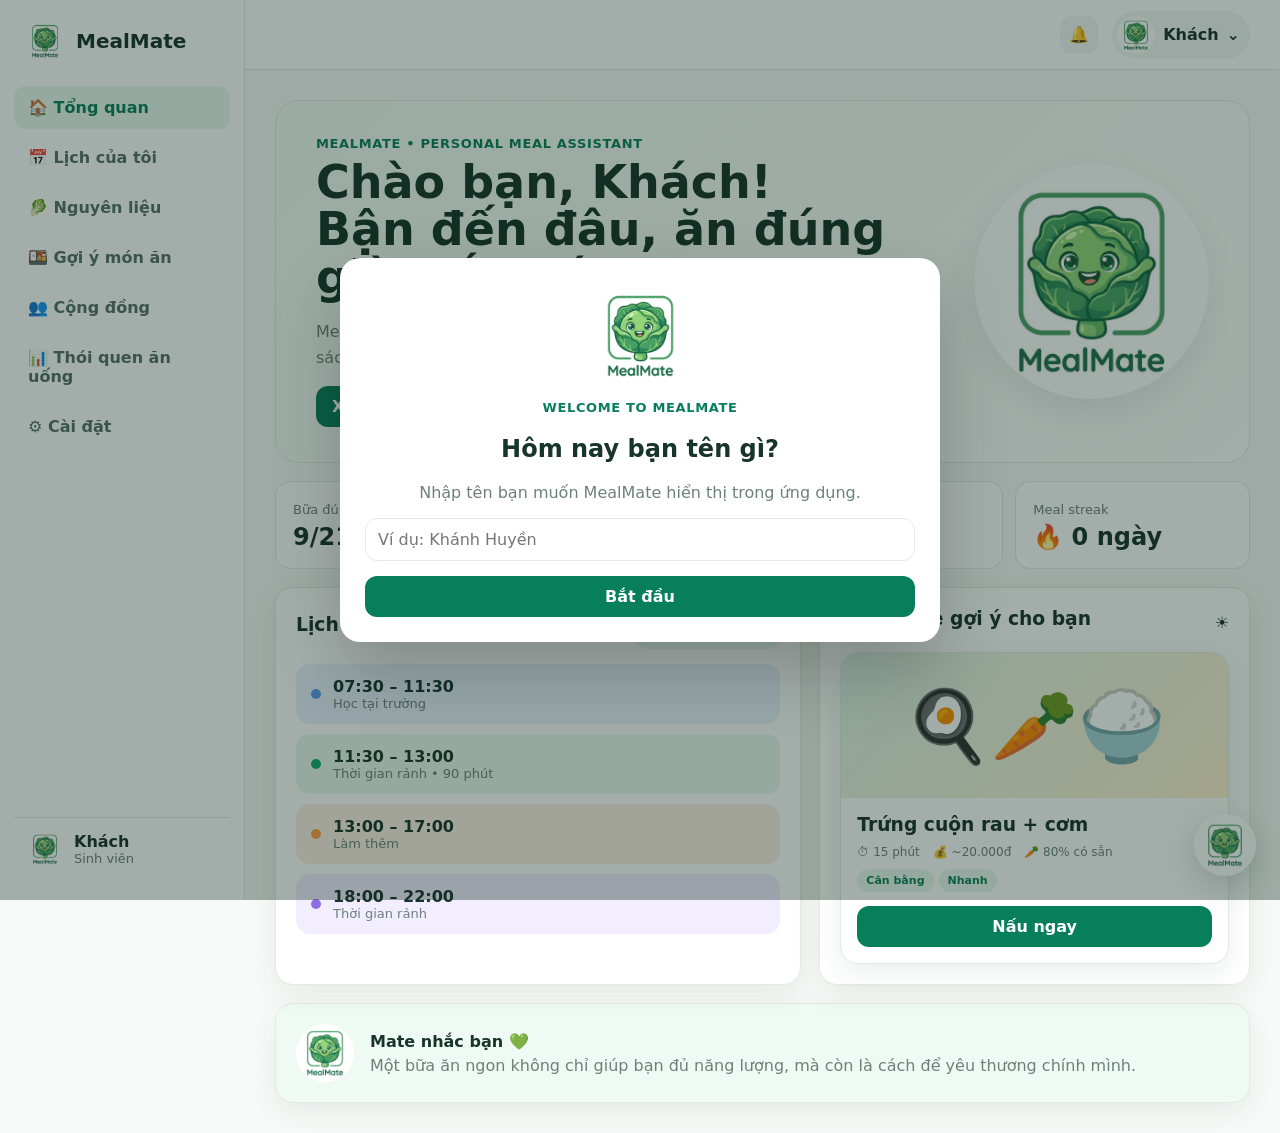
<file: index.html>
<!DOCTYPE html>
<html lang="vi">
<head>
<meta charset="UTF-8"><meta name="viewport" content="width=device-width,initial-scale=1.0">
<title>MealMate — Bận đến đâu, ăn đúng giờ đến đó</title>
<meta name="version" content="MealMate Full Fixed — 24/09/2026">
<style>
:root{--green:#087f5b;--green2:#10a873;--mint:#e9f8f1;--bg:#f7faf8;--text:#17352b;--muted:#6d817a;--border:#e1ebe6;--white:#fff;--orange:#ff9f43;--red:#ef6b67;--blue:#eaf3ff;--purple:#f2edff;--shadow:0 10px 28px rgba(20,70,55,.08)}
*{box-sizing:border-box}body{margin:0;font-family:Inter,ui-sans-serif,system-ui,-apple-system,"Segoe UI",Roboto,Arial,sans-serif;background:var(--bg);color:var(--text)}button,input,select,textarea{font:inherit}button{cursor:pointer}.app{min-height:100vh;display:flex}.sidebar{width:245px;background:#fff;border-right:1px solid var(--border);padding:20px 14px;position:fixed;inset:0 auto 0 0;z-index:10}.brand{display:flex;align-items:center;gap:10px;font-weight:800;font-size:20px;padding:0 10px 24px}.brand-icon{width:42px;height:42px;border-radius:12px;overflow:hidden;background:var(--mint)}.brand-icon img{width:100%;height:100%;object-fit:cover}.nav{display:grid;gap:7px}.nav button{border:0;background:transparent;text-align:left;padding:12px 14px;border-radius:12px;color:#557068;font-weight:650}.nav button:hover,.nav button.active{background:var(--mint);color:var(--green)}.sidebar-bottom{position:absolute;bottom:20px;left:14px;right:14px}.mini-user{display:flex;gap:10px;align-items:center;padding:12px;border-top:1px solid var(--border);cursor:pointer}.avatar{width:38px;height:38px;border-radius:50%;overflow:hidden;background:var(--mint);flex:0 0 auto}.avatar img{width:100%;height:100%;object-fit:cover}.main{margin-left:245px;width:calc(100% - 245px)}.topbar{height:70px;background:#fff;border-bottom:1px solid var(--border);display:flex;align-items:center;justify-content:flex-end;padding:0 30px;gap:14px;position:sticky;top:0;z-index:8}.profile-btn{border:0;background:#f4f7f5;border-radius:999px;padding:5px 10px 5px 5px;display:flex;gap:8px;align-items:center;color:var(--text);font-weight:700}.icon-btn{border:0;background:#f4f7f5;width:38px;height:38px;border-radius:12px}.page{display:none;padding:30px;max-width:1300px;margin:auto}.page.active{display:block}.eyebrow{color:var(--green);font-weight:800;font-size:13px;text-transform:uppercase;letter-spacing:.05em}.title{font-size:30px;margin:5px 0 8px}.sub{color:var(--muted);margin-top:0}.grid{display:grid;gap:18px}.grid-2{grid-template-columns:1.1fr .9fr}.grid-3{grid-template-columns:repeat(3,1fr)}.card{background:#fff;border:1px solid var(--border);border-radius:18px;padding:20px;box-shadow:var(--shadow)}.card h3{margin:0 0 8px}.hero{background:linear-gradient(135deg,#f2fbf6,#fff);border:1px solid var(--border);border-radius:24px;padding:35px 40px;display:flex;justify-content:space-between;align-items:center;overflow:hidden}.hero h1{font-size:46px;line-height:1.03;max-width:650px;margin:8px 0 18px}.hero p{color:var(--muted);max-width:650px;font-size:16px;line-height:1.6}.mascot{width:235px;height:235px;border-radius:50%;background:#e8f7ee;display:grid;place-items:center;overflow:hidden;box-shadow:0 15px 35px rgba(20,70,55,.10)}.mascot img{width:100%;height:100%;object-fit:cover}.btn{border:0;border-radius:12px;padding:11px 16px;font-weight:750}.btn-primary{background:var(--green);color:#fff}.btn-light{background:var(--mint);color:var(--green)}.btn-outline{background:#fff;border:1px solid var(--border);color:var(--text)}.stats{display:grid;grid-template-columns:repeat(4,1fr);gap:12px;margin-top:18px}.stat{background:#fff;border:1px solid var(--border);border-radius:15px;padding:17px}.stat b{display:block;font-size:24px;margin-top:5px}.muted{color:var(--muted);font-size:13px}.schedule{display:grid;gap:10px}.event{padding:13px 15px;border-radius:14px;display:flex;gap:12px;align-items:center}.event .dot{width:10px;height:10px;border-radius:50%;flex:0 0 auto}.event.blue{background:var(--blue)}.event.green{background:#e9f8f1}.event.orange{background:#fff1e6}.event.purple{background:var(--purple)}.meal{overflow:hidden;padding:0}.meal-img{height:145px;background:linear-gradient(135deg,#dff4e9,#fff1cf);display:grid;place-items:center;font-size:70px}.meal-body{padding:16px}.tag{display:inline-block;background:var(--mint);color:var(--green);padding:5px 9px;border-radius:999px;font-size:11px;font-weight:750;margin-right:5px}.meal-meta{display:flex;gap:13px;color:var(--muted);font-size:12px;margin:10px 0}.section-head{display:flex;justify-content:space-between;align-items:center;margin-bottom:15px;gap:12px}.ingredient-list{display:grid;grid-template-columns:repeat(2,1fr);gap:10px}.ingredient{border:1px solid var(--border);padding:11px;border-radius:12px;display:flex;justify-content:space-between;align-items:center;gap:8px}.ingredient.selected{background:var(--mint);border-color:#bfe9d8}.check{color:var(--green);font-weight:900}.filters{display:flex;gap:9px;flex-wrap:wrap;margin:15px 0}.filter{border:1px solid var(--border);background:#fff;border-radius:999px;padding:8px 13px}.filter.active{background:var(--green);color:#fff;border-color:var(--green)}.filter-group{background:#fff;border:1px solid var(--border);padding:10px;border-radius:16px;display:flex;align-items:center;gap:7px;flex-wrap:wrap}.filter-label{font-weight:800;font-size:13px;margin-right:2px}.recipe{display:grid;grid-template-columns:1.05fr .95fr;gap:22px}.recipe-photo{min-height:330px;border-radius:20px;background:linear-gradient(135deg,#e0f4e9,#fff1d5);display:grid;place-items:center;font-size:130px}.recipe-side ul{line-height:2;color:#536a62;padding-left:20px}.input,.textarea{width:100%;border:1px solid var(--border);border-radius:12px;padding:11px 12px;background:#fff;outline:none}.input:focus,.textarea:focus{border-color:var(--green)}.textarea{min-height:100px;resize:vertical}.form-row{display:grid;grid-template-columns:1fr 1fr;gap:12px;margin:12px 0}.toast{position:fixed;right:25px;bottom:25px;background:#17352b;color:#fff;padding:13px 17px;border-radius:12px;display:none;z-index:100}.modal{position:fixed;inset:0;background:rgba(15,40,30,.38);display:none;place-items:center;z-index:90;padding:20px}.modal.show{display:grid}.modal-box{width:min(600px,95vw);max-height:90vh;overflow:auto;background:#fff;border-radius:20px;padding:25px;box-shadow:0 30px 70px rgba(0,0,0,.2)}.close{float:right;border:0;background:#f2f5f3;border-radius:10px;width:34px;height:34px}.logo-big{width:105px;height:105px;border-radius:28px;overflow:hidden;margin:0 auto 12px}.logo-big img{width:100%;height:100%;object-fit:cover}.center{text-align:center}.login-actions{display:flex;gap:10px;margin-top:15px}.login-actions .btn{flex:1}.week-grid{display:grid;grid-template-columns:repeat(7,minmax(150px,1fr));gap:10px;overflow-x:auto;padding-bottom:8px}.day-card{min-width:150px;background:#fff;border:1px solid var(--border);border-radius:16px;padding:13px}.day-card.today{border:2px solid var(--green);box-shadow:0 8px 22px rgba(8,127,91,.10)}.day-name{font-weight:850}.day-date{font-size:12px;color:var(--muted);margin:2px 0 12px}.day-event{font-size:12px;padding:8px;border-radius:10px;margin:6px 0}.day-event.study{background:var(--blue)}.day-event.work{background:#fff1e6}.day-event.free{background:var(--mint)}.busy-pill{font-size:11px;font-weight:800;padding:5px 8px;border-radius:999px;display:inline-block;margin-top:4px}.busy-low{background:#e9f8f1;color:var(--green)}.busy-mid{background:#fff5d9;color:#a36a00}.busy-high{background:#ffe8e7;color:#b4433f}.tracking-wrap{display:grid;grid-template-columns:1.2fr .8fr;gap:18px}.habit-table{display:grid;grid-template-columns:90px repeat(7,1fr);gap:8px;align-items:center}.habit-cell{min-height:58px;border:1px solid var(--border);border-radius:11px;display:grid;place-items:center;background:#fafcfb}.habit-cell.head{min-height:42px;background:var(--mint);color:var(--green);font-weight:800}.meal-check{width:28px;height:28px;border-radius:9px;border:2px solid #cbdad4;background:#fff;display:grid;place-items:center;font-weight:900;color:#fff}.meal-check.done{background:var(--green);border-color:var(--green)}.meal-label{font-size:12px;font-weight:700}.legend{display:flex;gap:15px;flex-wrap:wrap;margin:13px 0 5px}.legend span{display:flex;align-items:center;gap:6px;font-size:12px;color:#536a62}.legend-dot{width:11px;height:11px;border-radius:50%;display:inline-block}.legend-green{background:var(--green)}.legend-gray{background:#cbdad4}.scale-chart{display:grid;grid-template-columns:32px 1fr;gap:8px;align-items:stretch}.y-axis{height:210px;display:flex;flex-direction:column;justify-content:space-between;color:var(--muted);font-size:11px;text-align:right;padding:5px 0 25px}.chart-area{height:210px;display:flex;gap:12px;align-items:flex-end;border-bottom:1px solid var(--border);padding:5px 8px 0;background:repeating-linear-gradient(to top,transparent 0,transparent 68px,#eef4f1 69px)}.bar-col{flex:1;display:flex;flex-direction:column;align-items:center;justify-content:flex-end;height:100%;gap:5px}.stack{width:30px;display:flex;flex-direction:column-reverse;gap:2px;justify-content:flex-start}.seg{height:58px;border-radius:6px;background:#cbdad4}.seg.done{background:var(--green)}.bar-day{font-size:11px;color:var(--muted)}.streak{background:linear-gradient(135deg,#effbf5,#fff);border:1px solid #ccebdd}.streak-num{font-size:48px;font-weight:900;margin:8px 0}.community-grid{display:grid;grid-template-columns:repeat(3,1fr);gap:16px}.post{background:#fff;border:1px solid var(--border);border-radius:18px;overflow:hidden;box-shadow:var(--shadow)}.post-media{height:190px;background:linear-gradient(135deg,#dff4e9,#fff1cf);display:grid;place-items:center;font-size:75px;position:relative}.reel-badge{position:absolute;left:12px;top:12px;background:rgba(23,53,43,.85);color:#fff;border-radius:999px;padding:5px 8px;font-size:11px}.post-body{padding:15px}.post-user{display:flex;align-items:center;gap:8px}.small-avatar{width:30px;height:30px;border-radius:50%;overflow:hidden;background:var(--mint)}.small-avatar img{width:100%;height:100%;object-fit:cover}.partner-row{display:flex;gap:8px;flex-wrap:wrap;margin-top:12px}.partner{border:0;border-radius:10px;padding:8px 10px;font-weight:800;font-size:12px}.grab{background:#dff7e9;color:#087f5b}.shopee{background:#fff0e7;color:#e25a13}.gsm{background:#eaf3ff;color:#2466a8}.chatbot{position:fixed;right:24px;bottom:24px;z-index:70}.chatbot-fab{width:62px;height:62px;border-radius:50%;border:4px solid #fff;background:var(--mint);box-shadow:0 10px 30px rgba(20,70,55,.2);overflow:hidden;padding:0}.chatbot-fab img{width:100%;height:100%;object-fit:cover}.chatbox{position:absolute;right:0;bottom:74px;width:330px;background:#fff;border:1px solid var(--border);border-radius:18px;box-shadow:0 20px 55px rgba(0,0,0,.18);display:none;overflow:hidden}.chatbox.show{display:block}.chat-head{background:var(--green);color:#fff;padding:13px 15px;display:flex;align-items:center;gap:9px}.chat-head .small-avatar{background:#fff}.chat-body{height:260px;overflow:auto;padding:13px;background:#f8fbf9}.msg{max-width:85%;padding:9px 11px;border-radius:13px;margin:7px 0;font-size:13px;line-height:1.4}.msg.bot{background:#fff;border:1px solid var(--border)}.msg.user{background:var(--green);color:#fff;margin-left:auto}.chat-input{display:flex;gap:7px;padding:10px;border-top:1px solid var(--border)}.chat-input input{flex:1}.profile-grid{display:grid;grid-template-columns:1fr 1fr;gap:18px}.price{border:2px solid var(--green);background:#f1fbf6}.price-num{font-size:34px;font-weight:850}.custom-row{display:flex;gap:8px;margin-top:10px}.custom-row .input{flex:1}.post-create{display:grid;grid-template-columns:1fr 1fr;gap:12px}.empty-note{padding:18px;background:#f8fbf9;border:1px dashed #cbdad4;border-radius:14px;color:var(--muted)}
@media(max-width:1100px){.week-grid{grid-template-columns:repeat(7,160px)}.community-grid{grid-template-columns:1fr 1fr}.tracking-wrap{grid-template-columns:1fr}}
@media(max-width:900px){.sidebar{width:76px}.brand span,.nav button span,.sidebar-bottom{display:none}.nav button{text-align:center}.main{margin-left:76px;width:calc(100% - 76px)}.grid-2,.recipe,.profile-grid{grid-template-columns:1fr}.grid-3{grid-template-columns:1fr 1fr}.stats{grid-template-columns:1fr 1fr}.hero{padding:28px}.hero h1{font-size:36px}.mascot{width:170px;height:170px}.community-grid{grid-template-columns:1fr 1fr}}
@media(max-width:600px){.page{padding:18px}.grid-3,.community-grid{grid-template-columns:1fr}.hero{display:block}.hero h1{font-size:32px}.mascot{margin:20px auto 0}.topbar{padding:0 15px}.ingredient-list{grid-template-columns:1fr}.form-row,.post-create{grid-template-columns:1fr}.chatbox{width:min(330px,calc(100vw - 30px));right:-5px}.chatbot{right:15px;bottom:15px}}
</style>
</head>
<body>
<div class="app">
<aside class="sidebar">
  <div class="brand"><div class="brand-icon"><img src="mealmate-logo.png" alt="MealMate"></div><span>MealMate</span></div>
  <nav class="nav">
    <button class="active" data-page="dashboard">🏠 <span>Tổng quan</span></button>
    <button data-page="schedule">📅 <span>Lịch của tôi</span></button>
    <button data-page="ingredients">🥬 <span>Nguyên liệu</span></button>
    <button data-page="suggestions">🍱 <span>Gợi ý món ăn</span></button>
    <button data-page="community">👥 <span>Cộng đồng</span></button>
    <button data-page="tracking">📊 <span>Thói quen ăn uống</span></button>
    <button data-page="settings">⚙️ <span>Cài đặt</span></button>
  </nav>
  <div class="sidebar-bottom"><div class="mini-user" onclick="openProfile()"><div class="avatar"><img src="mealmate-logo.png" alt="Avatar"></div><div><b id="sideName">Khách</b><div class="muted">Sinh viên</div></div></div></div>
</aside>
<main class="main">
<header class="topbar"><button class="icon-btn" onclick="showToast('Bạn không có thông báo mới 🔔')">🔔</button><button class="profile-btn" onclick="openProfile()"><div class="avatar"><img src="mealmate-logo.png" alt="Avatar"></div><span id="topName">Khách</span>⌄</button></header>

<section id="dashboard" class="page active">
  <div class="hero"><div><div class="eyebrow">MealMate • Personal Meal Assistant</div><h1>Chào bạn, <span data-user-name>Khách</span>!<br>Bận đến đâu, ăn đúng giờ đến đó.</h1><p>MealMate kết nối lịch học, lịch làm thêm, thời gian rảnh, nguyên liệu và ngân sách để tìm cho bạn bữa ăn phù hợp nhất hôm nay.</p><button class="btn btn-primary" onclick="go('suggestions')">Xem gợi ý hôm nay →</button></div><div class="mascot"><img src="mealmate-logo.png" alt="Linh vật MealMate"></div></div>
  <div class="stats"><div class="stat"><span class="muted">Bữa đúng giờ</span><b id="dashOnTime">0/21</b></div><div class="stat"><span class="muted">Bữa đã hoàn thành</span><b id="dashDone">0/21</b></div><div class="stat"><span class="muted">Chi phí TB/bữa</span><b>21.5k</b></div><div class="stat"><span class="muted">Meal streak</span><b id="dashStreak">🔥 0 ngày</b></div></div>
  <div class="grid grid-2" style="margin-top:18px"><div class="card"><div class="section-head"><h3>Lịch hôm nay</h3><button class="btn btn-light" onclick="go('schedule')">Xem cả tuần</button></div><div class="schedule"><div class="event blue"><span class="dot" style="background:#5c9ded"></span><div><b>07:30 – 11:30</b><div class="muted">Học tại trường</div></div></div><div class="event green"><span class="dot" style="background:#10a873"></span><div><b>11:30 – 13:00</b><div class="muted">Thời gian rảnh • 90 phút</div></div></div><div class="event orange"><span class="dot" style="background:#ff9f43"></span><div><b>13:00 – 17:00</b><div class="muted">Làm thêm</div></div></div><div class="event purple"><span class="dot" style="background:#8e6ce7"></span><div><b>18:00 – 22:00</b><div class="muted">Thời gian rảnh</div></div></div></div></div>
  <div class="card"><div class="section-head"><h3>MealMate gợi ý cho bạn</h3><span>☀️</span></div><div class="meal card"><div class="meal-img">🍳🥕🍚</div><div class="meal-body"><h3>Trứng cuộn rau + cơm</h3><div class="meal-meta"><span>⏱ 15 phút</span><span>💰 ~20.000đ</span><span>🥕 80% có sẵn</span></div><span class="tag">Cân bằng</span><span class="tag">Nhanh</span><button class="btn btn-primary" style="width:100%;margin-top:14px" onclick="openRecipe('Trứng cuộn rau + cơm')">Nấu ngay</button></div></div></div></div>
  <div class="card" style="margin-top:18px;background:#f0faf5"><div style="display:flex;gap:16px;align-items:center"><div class="avatar" style="width:58px;height:58px"><img src="mealmate-logo.png" alt="Mate"></div><div><b>Mate nhắc bạn 💚</b><p class="sub" style="margin:5px 0 0">Một bữa ăn ngon không chỉ giúp bạn đủ năng lượng, mà còn là cách để yêu thương chính mình.</p></div></div></div>
</section>

<section id="schedule" class="page"><div class="eyebrow">My Schedule</div><h1 class="title">Lịch của tôi</h1><p class="sub">Xem trực quan lịch học, làm thêm và thời gian rảnh từ Thứ 2 đến Chủ nhật.</p><div class="card"><div class="section-head"><h3>Lịch tuần này</h3><button class="btn btn-primary" onclick="addEvent()">+ Thêm lịch</button></div><div id="weekSchedule" class="week-grid"></div></div><div class="card" style="margin-top:18px"><h3>MealMate đọc lịch như thế nào?</h3><p class="sub">Ngày càng bận, hệ thống càng ưu tiên món ít thời gian chuẩn bị. Bạn có thể thay đổi lịch mẫu này trong phiên bản phát triển tiếp theo.</p><div class="legend"><span><i class="legend-dot" style="background:#5c9ded"></i>Học</span><span><i class="legend-dot" style="background:#ff9f43"></i>Làm thêm</span><span><i class="legend-dot" style="background:#10a873"></i>Rảnh</span></div></div></section>

<section id="ingredients" class="page"><div class="eyebrow">My Ingredients</div><h1 class="title">Nguyên liệu của tôi</h1><p class="sub">Tích chọn nguyên liệu đang có trong phòng trọ hoặc tự gõ nguyên liệu mới.</p><div class="grid grid-2"><div class="card"><input id="ingredientSearch" class="input" placeholder="🔎 Tìm nguyên liệu..." oninput="renderIngredients()"><div id="ingredientCategories"></div><div class="custom-row"><input id="customIngredient" class="input" placeholder="Ví dụ: cá ngừ, nấm kim châm..."><button class="btn btn-primary" onclick="addCustomIngredient()">＋ Thêm</button></div><button class="btn btn-primary" style="margin-top:15px" onclick="saveIngredients()">Lưu nguyên liệu</button></div><div class="card"><div class="section-head"><div><h3>Nguyên liệu hiện có</h3><p class="sub" style="margin-bottom:0"><span id="selectedCount">0</span> loại</p></div><span>🧺</span></div><div id="selectedList"></div><button class="btn btn-light" style="margin-top:10px;width:100%" onclick="go('suggestions')">Tìm món từ nguyên liệu này →</button></div></div></section>

<section id="suggestions" class="page"><div class="eyebrow">Personalized for you</div><h1 class="title">Gợi ý món ăn</h1><p class="sub">Lọc riêng theo <b>thời gian</b> và <b>mức giá</b>, sau đó chọn món phù hợp với nguyên liệu của bạn.</p><div class="filters"><div class="filter-group"><span class="filter-label">⏱ Thời gian</span><button class="filter active" data-time="all" onclick="setSuggestionFilter(this,'time')">Tất cả</button><button class="filter" data-time="10" onclick="setSuggestionFilter(this,'time')">≤ 10 phút</button><button class="filter" data-time="20" onclick="setSuggestionFilter(this,'time')">≤ 20 phút</button><button class="filter" data-time="30" onclick="setSuggestionFilter(this,'time')">≤ 30 phút</button></div><div class="filter-group"><span class="filter-label">💰 Mức giá</span><button class="filter active" data-price="all" onclick="setSuggestionFilter(this,'price')">Tất cả</button><button class="filter" data-price="20" onclick="setSuggestionFilter(this,'price')">&lt; 20k</button><button class="filter" data-price="40" onclick="setSuggestionFilter(this,'price')">20k–40k</button><button class="filter" data-price="60" onclick="setSuggestionFilter(this,'price')">&gt; 40k</button></div></div><div id="recipeGrid" class="grid grid-3"></div></section>

<section id="community" class="page"><div class="eyebrow">MealMate Community</div><h1 class="title">Cộng đồng ăn ngon cùng nhau 👥</h1><p class="sub">Reel, KOL/KOC, bạn bè chia sẻ món ăn trong ngày — và bạn cũng có thể tự đăng.</p><div class="filters"><button class="filter active" onclick="filterCommunity('all',this)">🔥 Dành cho bạn</button><button class="filter" onclick="filterCommunity('reel',this)">🎬 Reels</button><button class="filter" onclick="filterCommunity('creator',this)">👩‍🍳 KOL/KOC</button><button class="filter" onclick="filterCommunity('friend',this)">👫 Bạn bè</button><button class="btn btn-light" onclick="openPostModal()">＋ Tạo Reel/Bài đăng</button></div><div id="communityGrid" class="community-grid"></div></section>

<section id="tracking" class="page"><div class="eyebrow">My Eating</div><h1 class="title">Theo dõi thói quen ăn uống</h1><p class="sub">Mỗi ngày có 3 bữa. Tích đủ <b>3/3 bữa</b> để hoàn thành ngày và duy trì streak.</p><div class="stats"><div class="stat"><span class="muted">Bữa đã hoàn thành</span><b id="trackDone">0/21</b></div><div class="stat"><span class="muted">Ngày đủ 3 bữa</span><b id="fullDays">0/7</b></div><div class="stat"><span class="muted">Tỷ lệ hoàn thành</span><b id="completionRate">0%</b></div><div class="stat"><span class="muted">Streak hiện tại</span><b id="trackStreak">🔥 0 ngày</b></div></div><div class="tracking-wrap" style="margin-top:18px"><div class="card"><div class="section-head"><div><h3>Thang đo 7 ngày</h3><span class="muted" id="weekRange"></span></div><span>Thứ 2 → CN</span></div><div class="legend"><span><i class="legend-dot legend-green"></i>Đã hoàn thành</span><span><i class="legend-dot legend-gray"></i>Chưa hoàn thành</span></div><p class="muted">Cách đọc biểu đồ: mỗi cột tương ứng 1 ngày, tối đa <b>3 bữa</b>. Cột cao hơn = bạn hoàn thành nhiều bữa hơn.</p><div class="scale-chart"><div class="y-axis"><span>3</span><span>2</span><span>1</span><span>0</span></div><div id="habitChart" class="chart-area"></div></div><div class="muted" style="margin-top:8px;text-align:center">Số bữa hoàn thành trong ngày</div></div><div class="card streak"><h3>🔥 Meal Streak</h3><div class="streak-num" id="streakBig">0 ngày</div><p class="sub">Streak tăng khi bạn hoàn thành đủ 3 bữa trong ngày. Hãy duy trì đều đặn!</p><button class="btn btn-primary" onclick="goToTodayTracking()">Check-in bữa hôm nay</button></div></div><div class="card" style="margin-top:18px"><div class="section-head"><h3>Check-in 3 bữa trong tuần</h3><span class="muted">Thống kê từ Thứ 2 → Chủ nhật</span></div><div id="habitTable" class="habit-table"></div></div></section>

<section id="settings" class="page"><div class="eyebrow">Profile & MealMate Plus</div><h1 class="title">Cá nhân hóa</h1><p class="sub">Tên hiển thị có thể thay đổi bất cứ lúc nào trên thiết bị này.</p><div class="profile-grid"><div class="card"><h3>Thông tin của bạn</h3><div class="form-row"><div><label class="muted">Tên hiển thị</label><input id="settingsName" class="input"></div><div><label class="muted">Ngân sách/ngày</label><input class="input" value="70.000đ"></div></div><button class="btn btn-primary" onclick="saveNameFromSettings()">Lưu tên</button><h3 style="margin-top:24px">Ưu tiên</h3><div class="filters"><button class="filter active">💰 Tiết kiệm</button><button class="filter active">⚡ Nhanh</button><button class="filter">🥗 Healthy</button><button class="filter">🍳 Dễ nấu</button></div><p class="muted">Lưu ý: đây là prototype front-end, tên được lưu bằng trình duyệt (localStorage), chưa phải tài khoản thật dùng chung nhiều thiết bị.</p></div><div class="card price"><div class="tag">MEALMATE PLUS</div><h2>Ăn uống thông minh hơn</h2><div class="price-num">19.000đ <small>/ tháng</small></div><p class="sub">Mở khóa các tính năng nâng cao.</p><ul style="line-height:2;color:#536a62"><li>Gợi ý món không giới hạn</li><li>Lên kế hoạch bữa ăn theo tuần</li><li>Danh sách mua sắm tự động</li><li>Theo dõi dinh dưỡng chi tiết</li><li>Trợ lý AI MealMate</li></ul><button class="btn btn-primary" style="width:100%" onclick="showToast('Đây là prototype — thanh toán chưa kết nối.')">Nâng cấp ngay</button></div></div><div class="card" style="margin-top:18px"><h3>🔗 Đối tác mua đồ ăn</h3><p class="sub">Khi người dùng muốn đặt món, các nút đối tác sẽ mở trang tương ứng. Liên kết hiện là link thông thường; để nhận hoa hồng cần thay bằng affiliate/tracking link chính thức sau khi có hợp tác.</p><div class="partner-row"><button class="partner grab" onclick="openPartner('https://www.grab.com/vn/en/food/')">GrabFood</button><button class="partner shopee" onclick="openPartner('https://shopeefood.vn/')">ShopeeFood</button><button class="partner gsm" onclick="openPartner('https://www.greensm.com/vn-vi/greensm-ngon')">Xanh SM Food</button></div></div></section>
</main></div>

<div class="chatbot"><div id="chatbox" class="chatbox"><div class="chat-head"><div class="small-avatar"><img src="mealmate-logo.png" alt="Mate"></div><div><b>Mate</b><div style="font-size:11px;opacity:.85">Trợ lý MealMate</div></div><button style="margin-left:auto;border:0;background:transparent;color:#fff;font-size:20px" onclick="toggleChat()">×</button></div><div id="chatBody" class="chat-body"><div class="msg bot">Chào <span data-user-name>Khách</span>! Mình là Mate 🥬 Bạn có thể hỏi mình về món nhanh, nguyên liệu hoặc bữa ăn hôm nay.</div></div><div class="chat-input"><input id="chatInput" class="input" placeholder="Hỏi Mate..." onkeydown="if(event.key==='Enter')sendChat()"><button class="btn btn-primary" onclick="sendChat()">Gửi</button></div></div><button class="chatbot-fab" onclick="toggleChat()"><img src="mealmate-logo.png" alt="Chat với Mate"></button></div>

<div class="modal" id="loginModal"><div class="modal-box center"><div class="logo-big"><img src="mealmate-logo.png" alt="MealMate"></div><div class="eyebrow">WELCOME TO MEALMATE</div><h2>Hôm nay bạn tên gì?</h2><p class="sub">Nhập tên bạn muốn MealMate hiển thị trong ứng dụng.</p><input id="loginName" class="input" placeholder="Ví dụ: Khánh Huyền" maxlength="30" onkeydown="if(event.key==='Enter')saveLoginName()"><div class="login-actions"><button class="btn btn-primary" onclick="saveLoginName()">Bắt đầu</button></div></div></div>
<div class="modal" id="profileModal"><div class="modal-box"><button class="close" onclick="closeProfile()">×</button><div class="eyebrow">PROFILE</div><h2>Thông tin hiển thị</h2><p class="sub">Bạn có thể đổi tên bất cứ lúc nào.</p><label class="muted">Tên hiển thị</label><input id="profileName" class="input" maxlength="30" style="margin-top:6px"><button class="btn btn-primary" style="margin-top:12px;width:100%" onclick="saveProfileName()">Lưu tên mới</button></div></div>
<div class="modal" id="recipeModal"><div class="modal-box"><button class="close" onclick="closeModal()">×</button><div class="eyebrow">MEALMATE RECIPE</div><h2 id="recipeTitle"></h2><div class="recipe" style="margin-top:18px"><div id="recipeEmoji" class="recipe-photo">🍳🥕</div><div class="recipe-side"><h3>Nguyên liệu</h3><ul id="recipeIngredients"></ul><h3>Cách làm</h3><ol id="recipeSteps"></ol><div class="partner-row"><button class="partner grab" onclick="openPartner('https://www.grab.com/vn/en/food/')">Mua trên GrabFood</button><button class="partner shopee" onclick="openPartner('https://shopeefood.vn/')">Mua trên ShopeeFood</button><button class="partner gsm" onclick="openPartner('https://www.greensm.com/vn-vi/greensm-ngon')">Mua trên Xanh SM Food</button></div></div></div></div></div>
<div class="modal" id="postModal"><div class="modal-box"><button class="close" onclick="closePostModal()">×</button><div class="eyebrow">COMMUNITY</div><h2>Tạo Reel / Bài đăng</h2><p class="sub">Prototype: nội dung sẽ được lưu trên trình duyệt này.</p><div class="post-create"><div><label class="muted">Loại</label><select id="postType" class="input" style="margin-top:6px"><option value="friend">Bài đăng bạn bè</option><option value="reel">Reel</option><option value="creator">KOL/KOC</option></select></div><div><label class="muted">Món ăn</label><input id="postDish" class="input" style="margin-top:6px" placeholder="Ví dụ: Cơm trứng kim chi"></div></div><label class="muted" style="display:block;margin-top:12px">Nội dung</label><textarea id="postText" class="textarea" placeholder="Chia sẻ món ăn hôm nay của bạn..."></textarea><button class="btn btn-primary" style="width:100%;margin-top:12px" onclick="createPost()">Đăng ngay</button></div></div>
<div class="toast" id="toast"></div>
<script>
const pages=[...document.querySelectorAll('.page')];
const DEFAULT_NAME='Khách';
const logo='mealmate-logo.png';
const partnerLinks={grab:'https://www.grab.com/vn/en/food/',shopee:'https://shopeefood.vn/',gsm:'https://www.greensm.com/vn-vi/greensm-ngon'};
function getName(){return localStorage.getItem('mealMateName')||DEFAULT_NAME}
function setName(name){name=(name||'').trim().replace(/\s+/g,' ').slice(0,30);if(!name)return false;localStorage.setItem('mealMateName',name);document.querySelectorAll('[data-user-name]').forEach(x=>x.textContent=name);document.getElementById('sideName').textContent=name;document.getElementById('topName').textContent=name;document.getElementById('settingsName').value=name;document.getElementById('profileName').value=name;return true}
function go(id){pages.forEach(p=>p.classList.toggle('active',p.id===id));document.querySelectorAll('.nav button').forEach(b=>b.classList.toggle('active',b.dataset.page===id));window.scrollTo({top:0,behavior:'smooth'});if(id==='tracking')renderTracking();if(id==='schedule')renderWeekSchedule();if(id==='ingredients')renderIngredients();if(id==='suggestions')renderRecipes();if(id==='community')renderCommunity()}
document.querySelectorAll('.nav button').forEach(b=>b.addEventListener('click',()=>go(b.dataset.page)));
function showToast(msg){const t=document.getElementById('toast');t.textContent=msg;t.style.display='block';clearTimeout(window.toastTimer);window.toastTimer=setTimeout(()=>t.style.display='none',2800)}
function openProfile(){document.getElementById('profileName').value=getName();document.getElementById('profileModal').classList.add('show')}
function closeProfile(){document.getElementById('profileModal').classList.remove('show')}
function saveLoginName(){const n=document.getElementById('loginName').value;if(!setName(n)){showToast('Hãy nhập tên của bạn nhé!');return}localStorage.setItem('mealMateOnboarded','1');document.getElementById('loginModal').classList.remove('show');showToast('Chào mừng '+getName()+' đến với MealMate 💚')}
function saveProfileName(){const n=document.getElementById('profileName').value;if(setName(n)){closeProfile();showToast('Đã đổi tên hiển thị ✓')}}
function saveNameFromSettings(){const n=document.getElementById('settingsName').value;if(setName(n))showToast('Đã lưu tên ✓')}
function openPartner(url){window.open(url,'_blank','noopener,noreferrer')}
function addEvent(){showToast('Prototype: bạn có thể thêm form lịch học/làm thêm ở bước phát triển tiếp theo.')}

const ingredientData={
'Protein':[['🥚','Trứng'],['🍗','Thịt gà'],['🥩','Thịt bò'],['🐟','Cá'],['🐟','Cá ngừ'],['🦐','Tôm'],['🥢','Đậu phụ'],['🥓','Xúc xích'],['🍖','Thịt heo'],['🥛','Sữa']],
'Rau củ & trái cây':[['🥕','Cà rốt'],['🥬','Bắp cải'],['🥬','Rau muống'],['🥦','Bông cải xanh'],['🍅','Cà chua'],['🥒','Dưa chuột'],['🌽','Ngô'],['🍄','Nấm'],['🥔','Khoai tây'],['🧅','Hành tây'],['🧄','Tỏi'],['🥑','Bơ'],['🍌','Chuối'],['🍎','Táo']],
'Tinh bột & khác':[['🍚','Gạo'],['🍜','Mì gói'],['🍝','Mì Ý'],['🥖','Bánh mì'],['🌾','Yến mạch'],['🫗','Dầu ăn'],['🧂','Muối'],['🫙','Nước mắm'],['🥫','Nước tương'],['🌶️','Tương ớt'],['🧀','Phô mai'],['🥜','Đậu phộng']]
};
let selectedIngredients=JSON.parse(localStorage.getItem('mealMateIngredients')||'null')||['Trứng','Thịt gà','Cà rốt','Bắp cải','Gạo','Dầu ăn'];
let customIngredients=JSON.parse(localStorage.getItem('mealMateCustomIngredients')||'[]');
function allIngredientItems(){const a=[];Object.values(ingredientData).forEach(cat=>cat.forEach(x=>a.push(x)));customIngredients.forEach(x=>a.push(['📝',x]));return a}
function renderIngredients(){const q=(document.getElementById('ingredientSearch').value||'').toLowerCase();const root=document.getElementById('ingredientCategories');root.innerHTML='';Object.entries(ingredientData).forEach(([cat,items])=>{const filtered=items.filter(x=>x[1].toLowerCase().includes(q));if(!filtered.length)return;const wrap=document.createElement('div');wrap.style.marginTop='18px';wrap.innerHTML='<h3>'+cat+'</h3><div class="ingredient-list"></div>';const box=wrap.querySelector('.ingredient-list');filtered.forEach(([icon,name])=>box.appendChild(ingredientEl(icon,name)));root.appendChild(wrap)});const customs=customIngredients.filter(x=>x.toLowerCase().includes(q));if(customs.length){const wrap=document.createElement('div');wrap.style.marginTop='18px';wrap.innerHTML='<h3>Nguyên liệu tự thêm</h3><div class="ingredient-list"></div>';const box=wrap.querySelector('.ingredient-list');customs.forEach(name=>box.appendChild(ingredientEl('📝',name)));root.appendChild(wrap)};refreshSelected()}
function ingredientEl(icon,name){const d=document.createElement('div');d.className='ingredient '+(selectedIngredients.includes(name)?'selected':'');d.dataset.name=name;d.innerHTML=icon+' '+name+' <span class="check">'+(selectedIngredients.includes(name)?'✓':'')+'</span>';d.onclick=()=>{const i=selectedIngredients.indexOf(name);if(i>=0)selectedIngredients.splice(i,1);else selectedIngredients.push(name);localStorage.setItem('mealMateIngredients',JSON.stringify(selectedIngredients));renderIngredients()};return d}
function addCustomIngredient(){const input=document.getElementById('customIngredient');const name=input.value.trim().replace(/\s+/g,' ');if(!name)return; if(!customIngredients.includes(name))customIngredients.push(name);if(!selectedIngredients.includes(name))selectedIngredients.push(name);localStorage.setItem('mealMateCustomIngredients',JSON.stringify(customIngredients));localStorage.setItem('mealMateIngredients',JSON.stringify(selectedIngredients));input.value='';renderIngredients();showToast('Đã thêm '+name+' vào nguyên liệu ✓')}
function refreshSelected(){const box=document.getElementById('selectedList');box.innerHTML='';document.getElementById('selectedCount').textContent=selectedIngredients.length;if(!selectedIngredients.length){box.innerHTML='<div class="empty-note">Bạn chưa chọn nguyên liệu nào.</div>';return}selectedIngredients.forEach(name=>{const d=document.createElement('div');d.className='ingredient';d.innerHTML='🧺 '+name+'<span class="check">✓</span>';box.appendChild(d)})}
function saveIngredients(){localStorage.setItem('mealMateIngredients',JSON.stringify(selectedIngredients));showToast('Đã cập nhật nguyên liệu ✓')}

const recipes=[
['Cơm gà xào rau củ',20,25,'🍗🥕🍚',['Thịt gà','Cà rốt','Bắp cải','Gạo'],'Healthy'],['Trứng cuộn rau + cơm',15,20,'🍳🥕🍚',['Trứng','Cà rốt','Gạo'],'Cân bằng'],['Canh trứng cà chua + cơm',10,12,'🥚🍅🍚',['Trứng','Cà chua','Gạo'],'Nhanh'],['Mì trứng rau cải',10,15,'🍜🥬🥚',['Mì gói','Trứng','Rau muống'],'Siêu nhanh'],['Cơm rang trứng',12,15,'🍳🍚',['Trứng','Gạo','Hành tây'],'Tiết kiệm'],['Đậu phụ sốt cà chua',20,18,'🥢🍅',['Đậu phụ','Cà chua','Gạo'],'Healthy'],['Bún trộn gà rau củ',25,30,'🍜🥗🍗',['Thịt gà','Dưa chuột','Cà rốt'],'Đủ rau'],['Sandwich trứng rau',8,18,'🥪🥚🥬',['Bánh mì','Trứng','Dưa chuột'],'Ăn sáng'],['Cháo trứng thịt bằm',30,28,'🍲🥚🍖',['Trứng','Thịt heo','Gạo'],'Ấm bụng'],['Mì Ý sốt bò cà chua',30,45,'🍝🥩🍅',['Thịt bò','Mì Ý','Cà chua'],'No lâu'],['Cơm cá ngừ sốt tương',15,32,'🐟🍚',['Cá ngừ','Gạo','Nước tương'],'Giàu đạm'],['Tôm xào bông cải',20,42,'🦐🥦',['Tôm','Bông cải xanh','Cà rốt'],'Healthy'],['Khoai tây trứng áp chảo',18,22,'🥔🍳',['Khoai tây','Trứng'],'Dễ nấu'],['Yến mạch chuối sữa',5,16,'🥣🍌🥛',['Yến mạch','Chuối','Sữa'],'Bữa sáng'],['Cơm thịt heo hành tây',25,35,'🍖🧅🍚',['Thịt heo','Hành tây','Gạo'],'Đậm vị'],['Bánh mì cá ngừ trứng',10,30,'🥪🐟🥚',['Bánh mì','Cá ngừ','Trứng'],'Nhanh'],['Salad gà bơ',15,38,'🥗🍗🥑',['Thịt gà','Bơ','Dưa chuột'],'Healthy'],['Đậu phụ xào nấm',15,22,'🥢🍄',['Đậu phụ','Nấm','Hành tây'],'Tiết kiệm']
];
let suggestionFilter={time:'all',price:'all'};
function setSuggestionFilter(el,type){el.parentElement.querySelectorAll('.filter').forEach(x=>x.classList.remove('active'));el.classList.add('active');suggestionFilter[type]=el.dataset[type];renderRecipes()}
function recipeMatch(r){const time=+r[1],price=+r[2];let ok=true;if(suggestionFilter.time!=='all')ok=time<=+suggestionFilter.time;if(suggestionFilter.price!=='all'){const p=+suggestionFilter.price;if(p===20)ok=ok&&price<20;else if(p===40)ok=ok&&price>=20&&price<=40;else if(p===60)ok=ok&&price>40}return ok}
function renderRecipes(){const grid=document.getElementById('recipeGrid');grid.innerHTML='';const list=recipes.filter(recipeMatch);if(!list.length){grid.innerHTML='<div class="empty-note" style="grid-column:1/-1">Không có món phù hợp với bộ lọc này. Hãy thử nới thời gian hoặc mức giá.</div>';return}list.forEach(r=>{const d=document.createElement('div');d.className='meal card';d.innerHTML='<div class="meal-img">'+r[3]+'</div><div class="meal-body"><h3>'+r[0]+'</h3><div class="meal-meta"><span>⏱ '+r[1]+' phút</span><span>💰 '+r[2]+'.000đ</span></div><span class="tag">'+r[6]+'</span><span class="tag">'+(selectedIngredients.filter(x=>r[4].includes(x)).length)+' nguyên liệu có sẵn</span><button class="btn btn-primary" style="width:100%;margin-top:14px" onclick="openRecipe(\''+r[0].replace(/'/g,"\\'")+'\')">Xem chi tiết</button></div></div>';grid.appendChild(d)})}
function openRecipe(name){const r=recipes.find(x=>x[0]===name)||recipes[0];document.getElementById('recipeTitle').textContent=r[0];document.getElementById('recipeEmoji').textContent=r[3];document.getElementById('recipeIngredients').innerHTML=r[4].map(x=>'<li>'+x+'</li>').join('');document.getElementById('recipeSteps').innerHTML=['Sơ chế và chuẩn bị nguyên liệu.','Làm nóng chảo/nồi và cho nguyên liệu cần nấu vào.','Nêm gia vị vừa ăn, đảo/nấu đến khi chín.','Bày ra đĩa và thưởng thức.'].map(x=>'<li>'+x+'</li>').join('');document.getElementById('recipeModal').classList.add('show')}
function closeModal(){document.getElementById('recipeModal').classList.remove('show')}

function monday(d){const x=new Date(d);const day=(x.getDay()+6)%7;x.setDate(x.getDate()-day);x.setHours(0,0,0,0);return x}
function fmt(d){return String(d.getDate()).padStart(2,'0')+'/'+String(d.getMonth()+1).padStart(2,'0')}
function dayName(i){return ['T2','T3','T4','T5','T6','T7','CN'][i]}
function renderWeekSchedule(){const root=document.getElementById('weekSchedule');root.innerHTML='';const start=monday(new Date());const patterns=[['07:30–11:30','Học tại trường','study'],['13:00–17:00','Làm thêm','work'],['18:00–22:00','Thời gian rảnh','free']];for(let i=0;i<7;i++){const d=new Date(start);d.setDate(start.getDate()+i);const busy=i===0||i===2||i===4?'Cao':i===1||i===3?'Vừa':'Nhẹ';const c=document.createElement('div');c.className='day-card'+(d.toDateString()===new Date().toDateString()?' today':'');c.innerHTML='<div class="day-name">'+dayName(i)+'</div><div class="day-date">'+fmt(d)+'</div>'+patterns.map(p=>'<div class="day-event '+p[2]+'"><b>'+p[0]+'</b><br>'+p[1]+'</div>').join('')+'<span class="busy-pill '+(busy==='Cao'?'busy-high':busy==='Vừa'?'busy-mid':'busy-low')+'">Lịch bận: '+busy+'</span>';root.appendChild(c)}}

const communitySeed=[
{type:'reel',user:'Mai Foodie',role:'KOC',emoji:'🍜',title:'Mì trứng 10 phút cho ngày chạy deadline',text:'Không có thời gian vẫn có thể ăn nóng và đủ năng lượng.',likes:128},
{type:'creator',user:'Bếp Nhà An',role:'KOL',emoji:'🍗🥗',title:'Cơm gà rau củ cho sinh viên',text:'Cách chia phần rau – đạm – tinh bột đơn giản.',likes:356},
{type:'friend',user:'Linh • FTU',role:'Bạn bè',emoji:'🍳🍚',title:'Bữa trưa hôm nay của mình',text:'Trứng cuộn rau + cơm, 15 phút là xong!',likes:24},
{type:'reel',user:'Ăn Gì Hôm Nay',role:'KOC',emoji:'🥪',title:'3 bữa sáng dưới 20k',text:'Gợi ý nhanh cho sinh viên thuê trọ.',likes:219},
{type:'creator',user:'Healthy With Vy',role:'KOL',emoji:'🥑🥗',title:'Salad gà bơ dễ làm',text:'Một lựa chọn nhẹ nhàng cho buổi tối.',likes:442},
{type:'friend',user:'Minh • NEU',role:'Bạn bè',emoji:'🍲',title:'Cháo trứng lúc 11 giờ đêm',text:'Deadline xong mới nhớ ra mình chưa ăn tối 😭',likes:18}
];
let userPosts=JSON.parse(localStorage.getItem('mealMatePosts')||'[]');let communityFilter='all';
function filterCommunity(type,el){communityFilter=type;el.parentElement.querySelectorAll('.filter').forEach(x=>x.classList.remove('active'));el.classList.add('active');renderCommunity()}
function renderCommunity(){const root=document.getElementById('communityGrid');root.innerHTML='';const all=[...userPosts,...communitySeed];const list=communityFilter==='all'?all:all.filter(x=>x.type===communityFilter);list.forEach(p=>{const d=document.createElement('article');d.className='post';d.innerHTML='<div class="post-media">'+p.emoji+'<span class="reel-badge">'+(p.type==='reel'?'🎬 Reel':p.role)+'</span></div><div class="post-body"><div class="post-user"><div class="small-avatar"><img src="'+logo+'" alt="avatar"></div><div><b>'+p.user+'</b><div class="muted">'+p.role+'</div></div></div><h3 style="margin-top:12px">'+p.title+'</h3><p class="sub">'+p.text+'</p><div style="font-size:12px;color:var(--muted)">♡ '+p.likes+' lượt thích</div><div class="partner-row"><button class="partner grab" onclick="openPartner(partnerLinks.grab)">GrabFood</button><button class="partner shopee" onclick="openPartner(partnerLinks.shopee)">ShopeeFood</button><button class="partner gsm" onclick="openPartner(partnerLinks.gsm)">Xanh SM Food</button></div></div>';root.appendChild(d)})}
function openPostModal(){document.getElementById('postModal').classList.add('show')}
function closePostModal(){document.getElementById('postModal').classList.remove('show')}
function createPost(){const type=document.getElementById('postType').value,dish=document.getElementById('postDish').value.trim(),text=document.getElementById('postText').value.trim();if(!dish||!text){showToast('Hãy nhập món ăn và nội dung nhé!');return}const p={type,user:getName(),role:type==='creator'?'KOL/KOC':type==='reel'?'Bạn':'Bạn bè',emoji:type==='reel'?'🎬':'🍽️',title:dish,text,likes:0};userPosts.unshift(p);localStorage.setItem('mealMatePosts',JSON.stringify(userPosts));closePostModal();document.getElementById('postDish').value='';document.getElementById('postText').value='';renderCommunity();showToast('Đã đăng bài lên cộng đồng ✓')}

function weekKey(){const s=monday(new Date());return s.toISOString().slice(0,10)}
function getHabit(){const key='mealMateHabit_'+weekKey();let data=JSON.parse(localStorage.getItem(key)||'null');if(!data){data=Array.from({length:7},(_,i)=>[i<2,i<2,i<2]);data[2]=[true,true,false];data[3]=[true,false,false];localStorage.setItem(key,JSON.stringify(data))}return data}
function saveHabit(data){localStorage.setItem('mealMateHabit_'+weekKey(),JSON.stringify(data))}
function currentStreak(data){let today=(new Date().getDay()+6)%7;let s=0;for(let i=today;i>=0;i--){if(data[i].every(Boolean))s++;else break}return s}
function renderTracking(){const data=getHabit();const done=data.flat().filter(Boolean).length;const full=data.filter(x=>x.every(Boolean)).length;document.getElementById('trackDone').textContent=done+'/21';document.getElementById('fullDays').textContent=full+'/7';document.getElementById('completionRate').textContent=Math.round(done/21*100)+'%';const streak=currentStreak(data);document.getElementById('trackStreak').textContent='🔥 '+streak+' ngày';document.getElementById('streakBig').textContent=streak+' ngày';const start=monday(new Date()),end=new Date(start);end.setDate(start.getDate()+6);document.getElementById('weekRange').textContent=fmt(start)+' – '+fmt(end);const chart=document.getElementById('habitChart');chart.innerHTML='';for(let i=0;i<7;i++){const col=document.createElement('div');col.className='bar-col';const stack=document.createElement('div');stack.className='stack';for(let m=0;m<3;m++){const seg=document.createElement('div');seg.className='seg '+(data[i][m]?'done':'');seg.title=['Bữa sáng','Bữa trưa','Bữa tối'][m]+(data[i][m]?' • đã hoàn thành':' • chưa hoàn thành');stack.appendChild(seg)}col.appendChild(stack);col.insertAdjacentHTML('beforeend','<div class="bar-day">'+dayName(i)+'</div>');chart.appendChild(col)}const table=document.getElementById('habitTable');table.innerHTML='<div></div>'+Array.from({length:7},(_,i)=>'<div class="habit-cell head">'+dayName(i)+'</div>').join('');['🌅 Sáng','☀️ Trưa','🌙 Tối'].forEach((label,m)=>{table.insertAdjacentHTML('beforeend','<div class="meal-label">'+label+'</div>');for(let i=0;i<7;i++){const d=document.createElement('div');d.className='habit-cell';const b=document.createElement('button');b.className='meal-check '+(data[i][m]?'done':'');b.textContent=data[i][m]?'✓':'';b.title='Tích để ghi nhận '+label+' '+dayName(i);b.onclick=()=>toggleHabit(i,m);d.appendChild(b);table.appendChild(d)}});updateDashboardStats(data)}
function toggleHabit(day,meal){const data=getHabit();data[day][meal]=!data[day][meal];saveHabit(data);renderTracking();showToast(data[day][meal]?'Đã check-in bữa ăn ✓':'Đã bỏ check-in')}
function updateDashboardStats(data){const done=data.flat().filter(Boolean).length;document.getElementById('dashDone').textContent=done+'/21';document.getElementById('dashOnTime').textContent=done+'/21';document.getElementById('dashStreak').textContent='🔥 '+currentStreak(data)+' ngày'}
function goToTodayTracking(){go('tracking');setTimeout(()=>{document.getElementById('habitTable').scrollIntoView({behavior:'smooth',block:'center'})},100)}

function toggleChat(){document.getElementById('chatbox').classList.toggle('show');if(document.getElementById('chatbox').classList.contains('show'))document.getElementById('chatInput').focus()}
function sendChat(){const input=document.getElementById('chatInput'),q=input.value.trim();if(!q)return;const body=document.getElementById('chatBody');body.insertAdjacentHTML('beforeend','<div class="msg user">'+escapeHtml(q)+'</div>');let a='Mình gợi ý bạn xem mục “Gợi ý món ăn” để lọc theo thời gian và mức giá nhé 🍱';const l=q.toLowerCase();if(l.includes('món')||l.includes('ăn'))a='Nếu hôm nay bận, hãy thử các món ≤ 20 phút như trứng cuộn rau, mì trứng rau cải hoặc cơm rang trứng. Bạn có thể lọc ngay ở “Gợi ý món ăn”.';else if(l.includes('nguyên liệu'))a='Bạn có thể vào “Nguyên liệu”, tích các nguyên liệu đang có hoặc tự gõ nguyên liệu mới. Mình sẽ dùng chúng để hiển thị mức độ phù hợp của món.';else if(l.includes('streak'))a='Streak tăng khi bạn hoàn thành đủ 3 bữa trong một ngày. Vào “Thói quen ăn uống” để check-in nhé 🔥';setTimeout(()=>{body.insertAdjacentHTML('beforeend','<div class="msg bot">'+a+'</div>');body.scrollTop=body.scrollHeight},250);input.value='';body.scrollTop=body.scrollHeight}
function escapeHtml(s){return s.replace(/[&<>'"]/g,c=>({'&':'&amp;','<':'&lt;','>':'&gt;',"'":'&#39;','"':'&quot;'}[c]))}

window.addEventListener('click',e=>{if(e.target===document.getElementById('recipeModal'))closeModal();if(e.target===document.getElementById('profileModal'))closeProfile();if(e.target===document.getElementById('postModal'))closePostModal()});
window.addEventListener('DOMContentLoaded',()=>{setName(getName());document.getElementById('settingsName').value=getName();document.getElementById('profileName').value=getName();renderIngredients();renderRecipes();renderWeekSchedule();renderCommunity();renderTracking();if(!localStorage.getItem('mealMateOnboarded')){document.getElementById('loginName').value='';document.getElementById('loginModal').classList.add('show')}});
</script>
</body></html>
</file>
